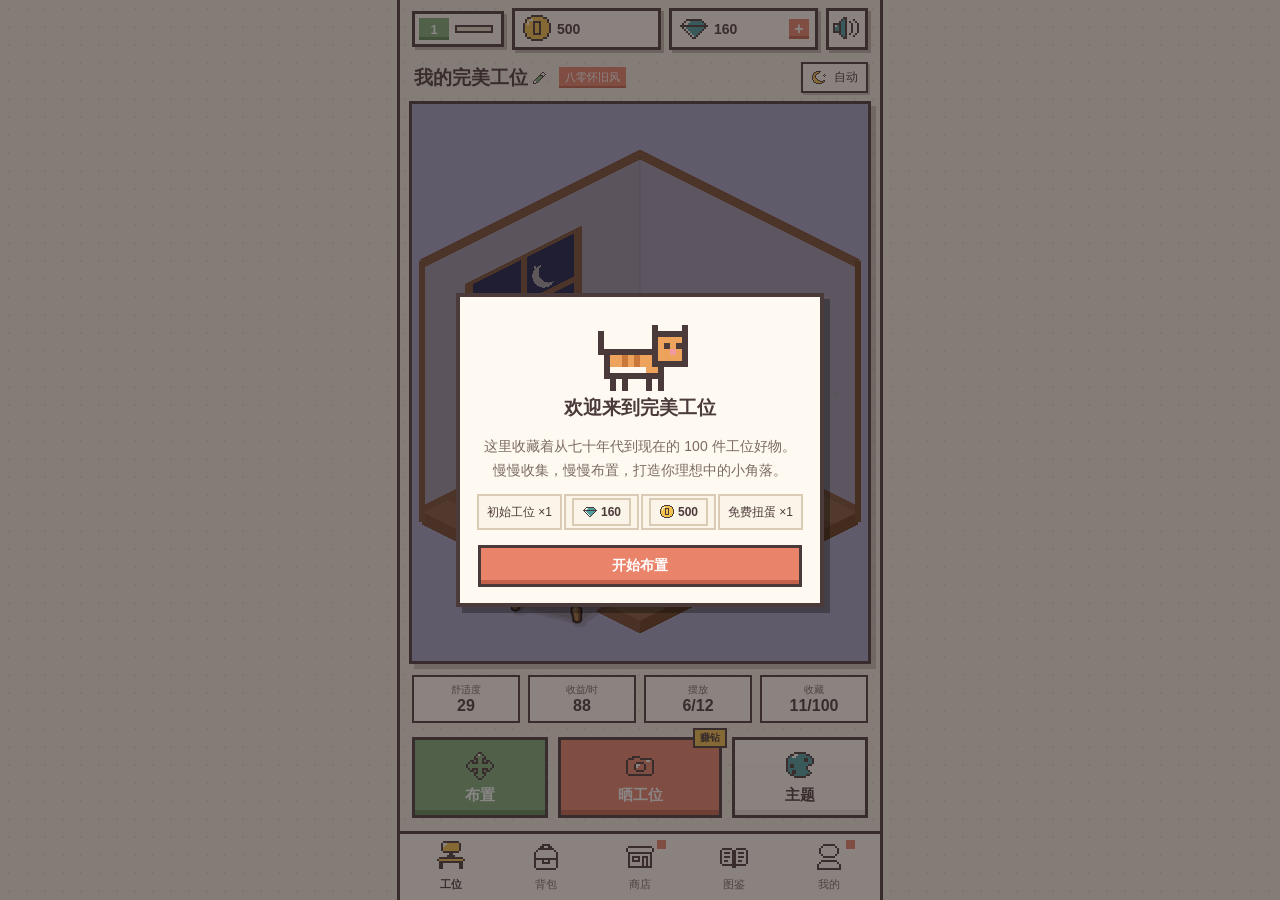
<file: perfect-workstation/index.html>
﻿<!doctype html>
<html lang="zh-CN">
<head>
  <meta charset="UTF-8" />
  <meta name="viewport" content="width=device-width, initial-scale=1, maximum-scale=1, user-scalable=no, viewport-fit=cover" />
  <meta name="theme-color" content="#f3ece1" />
  <title>完美工位 · 像素治愈放置</title>
  <link rel="icon" href="assets/items/081.png" />
  <link rel="stylesheet" href="css/style.css" />
</head>
<body>
  <div id="app" class="app">
    <header class="hud">
      <button class="lv-badge" id="lvBadge"><b id="lvNum">1</b><span class="xp"><i id="xpBar"></i></span></button>
      <div class="cur coin" id="coinBox"><i class="pi ico-coin" style="background-image:url(assets/icons/48/hud_coin.png)"></i><b id="coinNum">0</b></div>
      <div class="cur gem" id="gemBox"><i class="pi ico-gem" style="background-image:url(assets/icons/48/hud_gem.png)"></i><b id="gemNum">0</b><button class="plus" data-go="shop:gem">+</button></div>
      <button class="hud-btn" id="soundBtn" aria-label="音效"><i class="pi s-on" style="background-image:url(assets/icons/48/hud_sound_on.png)"></i><i class="pi s-off" style="background-image:url(assets/icons/48/hud_sound_off.png)"></i></button>
    </header>
    <main class="pages">
      <section class="page active" id="page-desk"></section>
      <section class="page" id="page-bag"></section>
      <section class="page" id="page-shop"></section>
      <section class="page" id="page-book"></section>
      <section class="page" id="page-me"></section>
    </main>
    <nav class="tabbar" id="tabbar">
      <button data-tab="desk" class="active"><i class="ti"><i class="pi off" style="background-image:url(assets/icons/48/nav_workstation_normal.png)"></i><i class="pi on" style="background-image:url(assets/icons/48/nav_workstation_selected.png)"></i></i><span>工位</span></button>
      <button data-tab="bag"><i class="ti"><i class="pi off" style="background-image:url(assets/icons/48/nav_bag_normal.png)"></i><i class="pi on" style="background-image:url(assets/icons/48/nav_bag_selected.png)"></i></i><span>背包</span></button>
      <button data-tab="shop"><i class="ti"><i class="pi off" style="background-image:url(assets/icons/48/nav_shop_normal.png)"></i><i class="pi on" style="background-image:url(assets/icons/48/nav_shop_selected.png)"></i></i><span>商店</span><em class="dot" id="dotShop"></em></button>
      <button data-tab="book"><i class="ti"><i class="pi off" style="background-image:url(assets/icons/48/nav_collection_normal.png)"></i><i class="pi on" style="background-image:url(assets/icons/48/nav_collection_selected.png)"></i></i><span>图鉴</span><em class="dot" id="dotBook"></em></button>
      <button data-tab="me"><i class="ti"><i class="pi off" style="background-image:url(assets/icons/48/nav_me_normal.png)"></i><i class="pi on" style="background-image:url(assets/icons/48/nav_me_selected.png)"></i></i><span>我的</span><em class="dot" id="dotMe"></em></button>
    </nav>
    <div class="sheet-mask" id="sheetMask" hidden></div>
    <div class="sheet" id="sheet" hidden></div>
    <div class="modal-mask" id="modalMask" hidden><div class="modal" id="modal"></div></div>
    <div class="toast-wrap" id="toastWrap"></div>
  </div>
  <script src="js/platform.js"></script>
  <script src="js/natural.js"></script>
  <script src="js/data.js"></script>
  <script src="js/app.js"></script>
</body>
</html>
</file>
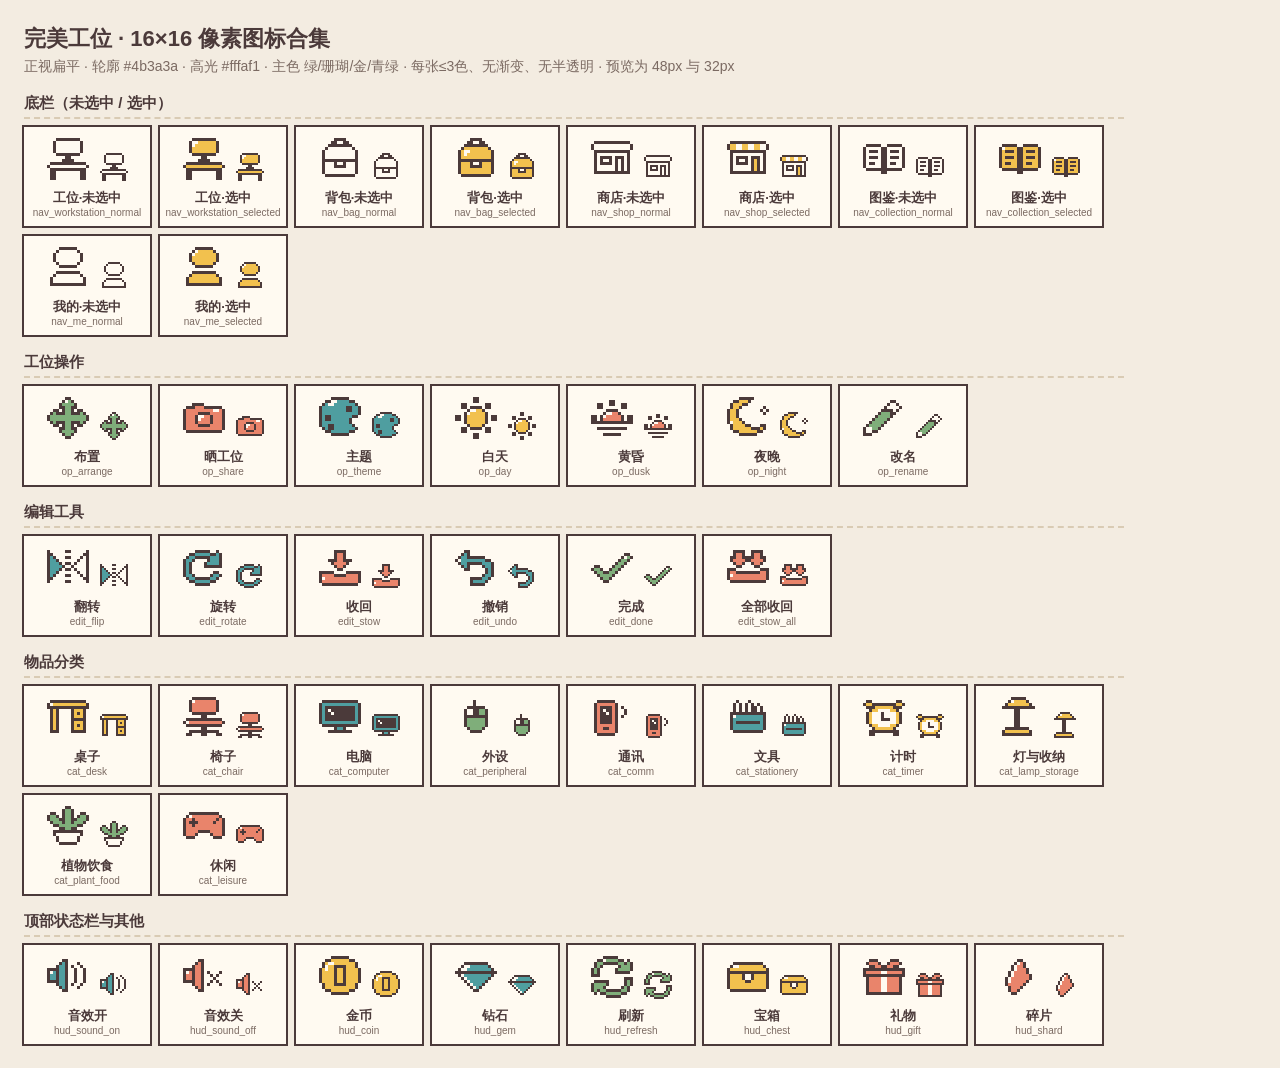
<file: perfect-workstation/assets/icons/preview.html>
<!doctype html><meta charset="utf-8"><title>图标预览</title><style>body{margin:0;padding:24px;background:#f3ece1;font:14px "Microsoft YaHei",sans-serif;color:#4b3a3a;width:1100px}h1{font-size:22px;margin:0 0 4px}p{margin:0 0 16px;color:#7b6a62}h2{font-size:15px;margin:18px 0 8px;border-bottom:2px dashed #d9cbb4;padding-bottom:4px}.g{display:flex;flex-wrap:wrap;gap:10px}.c{width:118px;background:#fffaf1;box-shadow:0 0 0 2px #4b3a3a;padding:8px 4px;text-align:center}.c img{image-rendering:pixelated;display:inline-block;margin:0 3px;vertical-align:bottom}.c b{display:block;margin-top:6px;font-size:13px}.c small{display:block;font-size:10px;color:#7b6a62;word-break:break-all}</style><h1>完美工位 · 16×16 像素图标合集</h1><p>正视扁平 · 轮廓 #4b3a3a · 高光 #fffaf1 · 主色 绿/珊瑚/金/青绿 · 每张≤3色、无渐变、无半透明 · 预览为 48px 与 32px</p><h2>底栏（未选中 / 选中）</h2><div class="g"><div class="c"><img src="48/nav_workstation_normal.png" width="48"><img src="32/nav_workstation_normal.png" width="32"><b>工位·未选中</b><small>nav_workstation_normal</small></div><div class="c"><img src="48/nav_workstation_selected.png" width="48"><img src="32/nav_workstation_selected.png" width="32"><b>工位·选中</b><small>nav_workstation_selected</small></div><div class="c"><img src="48/nav_bag_normal.png" width="48"><img src="32/nav_bag_normal.png" width="32"><b>背包·未选中</b><small>nav_bag_normal</small></div><div class="c"><img src="48/nav_bag_selected.png" width="48"><img src="32/nav_bag_selected.png" width="32"><b>背包·选中</b><small>nav_bag_selected</small></div><div class="c"><img src="48/nav_shop_normal.png" width="48"><img src="32/nav_shop_normal.png" width="32"><b>商店·未选中</b><small>nav_shop_normal</small></div><div class="c"><img src="48/nav_shop_selected.png" width="48"><img src="32/nav_shop_selected.png" width="32"><b>商店·选中</b><small>nav_shop_selected</small></div><div class="c"><img src="48/nav_collection_normal.png" width="48"><img src="32/nav_collection_normal.png" width="32"><b>图鉴·未选中</b><small>nav_collection_normal</small></div><div class="c"><img src="48/nav_collection_selected.png" width="48"><img src="32/nav_collection_selected.png" width="32"><b>图鉴·选中</b><small>nav_collection_selected</small></div><div class="c"><img src="48/nav_me_normal.png" width="48"><img src="32/nav_me_normal.png" width="32"><b>我的·未选中</b><small>nav_me_normal</small></div><div class="c"><img src="48/nav_me_selected.png" width="48"><img src="32/nav_me_selected.png" width="32"><b>我的·选中</b><small>nav_me_selected</small></div></div><h2>工位操作</h2><div class="g"><div class="c"><img src="48/op_arrange.png" width="48"><img src="32/op_arrange.png" width="32"><b>布置</b><small>op_arrange</small></div><div class="c"><img src="48/op_share.png" width="48"><img src="32/op_share.png" width="32"><b>晒工位</b><small>op_share</small></div><div class="c"><img src="48/op_theme.png" width="48"><img src="32/op_theme.png" width="32"><b>主题</b><small>op_theme</small></div><div class="c"><img src="48/op_day.png" width="48"><img src="32/op_day.png" width="32"><b>白天</b><small>op_day</small></div><div class="c"><img src="48/op_dusk.png" width="48"><img src="32/op_dusk.png" width="32"><b>黄昏</b><small>op_dusk</small></div><div class="c"><img src="48/op_night.png" width="48"><img src="32/op_night.png" width="32"><b>夜晚</b><small>op_night</small></div><div class="c"><img src="48/op_rename.png" width="48"><img src="32/op_rename.png" width="32"><b>改名</b><small>op_rename</small></div></div><h2>编辑工具</h2><div class="g"><div class="c"><img src="48/edit_flip.png" width="48"><img src="32/edit_flip.png" width="32"><b>翻转</b><small>edit_flip</small></div><div class="c"><img src="48/edit_rotate.png" width="48"><img src="32/edit_rotate.png" width="32"><b>旋转</b><small>edit_rotate</small></div><div class="c"><img src="48/edit_stow.png" width="48"><img src="32/edit_stow.png" width="32"><b>收回</b><small>edit_stow</small></div><div class="c"><img src="48/edit_undo.png" width="48"><img src="32/edit_undo.png" width="32"><b>撤销</b><small>edit_undo</small></div><div class="c"><img src="48/edit_done.png" width="48"><img src="32/edit_done.png" width="32"><b>完成</b><small>edit_done</small></div><div class="c"><img src="48/edit_stow_all.png" width="48"><img src="32/edit_stow_all.png" width="32"><b>全部收回</b><small>edit_stow_all</small></div></div><h2>物品分类</h2><div class="g"><div class="c"><img src="48/cat_desk.png" width="48"><img src="32/cat_desk.png" width="32"><b>桌子</b><small>cat_desk</small></div><div class="c"><img src="48/cat_chair.png" width="48"><img src="32/cat_chair.png" width="32"><b>椅子</b><small>cat_chair</small></div><div class="c"><img src="48/cat_computer.png" width="48"><img src="32/cat_computer.png" width="32"><b>电脑</b><small>cat_computer</small></div><div class="c"><img src="48/cat_peripheral.png" width="48"><img src="32/cat_peripheral.png" width="32"><b>外设</b><small>cat_peripheral</small></div><div class="c"><img src="48/cat_comm.png" width="48"><img src="32/cat_comm.png" width="32"><b>通讯</b><small>cat_comm</small></div><div class="c"><img src="48/cat_stationery.png" width="48"><img src="32/cat_stationery.png" width="32"><b>文具</b><small>cat_stationery</small></div><div class="c"><img src="48/cat_timer.png" width="48"><img src="32/cat_timer.png" width="32"><b>计时</b><small>cat_timer</small></div><div class="c"><img src="48/cat_lamp_storage.png" width="48"><img src="32/cat_lamp_storage.png" width="32"><b>灯与收纳</b><small>cat_lamp_storage</small></div><div class="c"><img src="48/cat_plant_food.png" width="48"><img src="32/cat_plant_food.png" width="32"><b>植物饮食</b><small>cat_plant_food</small></div><div class="c"><img src="48/cat_leisure.png" width="48"><img src="32/cat_leisure.png" width="32"><b>休闲</b><small>cat_leisure</small></div></div><h2>顶部状态栏与其他</h2><div class="g"><div class="c"><img src="48/hud_sound_on.png" width="48"><img src="32/hud_sound_on.png" width="32"><b>音效开</b><small>hud_sound_on</small></div><div class="c"><img src="48/hud_sound_off.png" width="48"><img src="32/hud_sound_off.png" width="32"><b>音效关</b><small>hud_sound_off</small></div><div class="c"><img src="48/hud_coin.png" width="48"><img src="32/hud_coin.png" width="32"><b>金币</b><small>hud_coin</small></div><div class="c"><img src="48/hud_gem.png" width="48"><img src="32/hud_gem.png" width="32"><b>钻石</b><small>hud_gem</small></div><div class="c"><img src="48/hud_refresh.png" width="48"><img src="32/hud_refresh.png" width="32"><b>刷新</b><small>hud_refresh</small></div><div class="c"><img src="48/hud_chest.png" width="48"><img src="32/hud_chest.png" width="32"><b>宝箱</b><small>hud_chest</small></div><div class="c"><img src="48/hud_gift.png" width="48"><img src="32/hud_gift.png" width="32"><b>礼物</b><small>hud_gift</small></div><div class="c"><img src="48/hud_shard.png" width="48"><img src="32/hud_shard.png" width="32"><b>碎片</b><small>hud_shard</small></div></div>
</file>
<file: perfect-workstation/css/style.css>
:root {
  --bg: #f3ece1; --ink: #4b3a3a; --ink2: #7b6a62; --paper: #fffaf1;
  --green: #7fae7a; --green-d: #5b8a59; --coral: #e9846b; --coral-d: #c4614c; --gold: #f2c14e; --teal: #4f9ea0; --purple: #9a6fc0; --orange: #e0954a;
  --safe-b: env(safe-area-inset-bottom, 0px); --safe-t: env(safe-area-inset-top, 0px);
  --font: "PingFang SC", "Hiragino Sans GB", "Microsoft YaHei", "Noto Sans SC", sans-serif;
}
* { box-sizing: border-box; -webkit-tap-highlight-color: transparent; }
html, body { margin: 0; height: 100%; background: var(--bg); color: var(--ink); font-family: var(--font); overscroll-behavior: none; }
body { background-image: radial-gradient(rgba(75,58,58,.08) 1.5px, transparent 1.6px); background-size: 18px 18px; }
button { font: inherit; color: inherit; border: 0; background: none; cursor: pointer; padding: 0; }
button:disabled { cursor: default; }
img { -webkit-user-drag: none; user-select: none; }
b { font-weight: 800; }
.app { max-width: 480px; margin: 0 auto; height: 100%; display: flex; flex-direction: column; position: relative; overflow: hidden; }

/* HUD */
.hud { display: flex; align-items: center; gap: 8px; padding: calc(8px + var(--safe-t)) 12px 8px; z-index: 30; }
.lv-badge, .cur, .hud-btn { background: var(--paper); margin: 3px; box-shadow: 0 0 0 3px var(--ink), 3px 3px 0 3px rgba(75,58,58,.3); }
.lv-badge { display: flex; align-items: center; gap: 6px; padding: 4px 8px 4px 4px; }
.lv-badge b { background: var(--green); color: #fff; font-size: 13px; min-width: 30px; height: 22px; display: grid; place-items: center; box-shadow: inset 0 -3px 0 var(--green-d); }
.xp { width: 38px; height: 8px; background: #e7dccb; box-shadow: inset 0 0 0 2px var(--ink); display: block; position: relative; }
.xp i { position: absolute; left: 2px; top: 2px; bottom: 2px; background: var(--gold); max-width: calc(100% - 4px); }
.cur { flex: 1; display: flex; align-items: center; gap: 4px; height: 36px; padding: 0 6px; min-width: 0; }
.cur b { flex: 1; font-size: 14px; font-variant-numeric: tabular-nums; }
.cur .plus { width: 20px; height: 20px; background: var(--coral); color: #fff; font-weight: 900; line-height: 1; box-shadow: inset 0 -3px 0 var(--coral-d); }
.hud-btn { width: 36px; height: 36px; font-weight: 900; }
.hud-btn { display: grid; place-items: center; }
.hud-btn .s-off, .hud-btn.off .s-on { display: none; }
.hud-btn.off .s-off { display: block; }

/* 像素货币图标 */
/* 像素图标：16×16 源图，只按 16/32/48 整数倍显示 */
.pi { display: inline-block; width: 16px; height: 16px; flex: none; background: center / 100% 100% no-repeat; image-rendering: pixelated; vertical-align: -3px; }
.pi.big { width: 32px; height: 32px; }
.cur .pi, .hud-btn .pi { width: 32px; height: 32px; }
.chip .pi, .chip-btn .pi, .sel-bar .pi, .tray-h .pi, .ws-name .pi, .pack-h .pi { margin-right: 3px; }
.tag-coin, .tag-gem, .tag-shard, .tag-item { display: inline-flex; align-items: center; gap: 3px; font-weight: 800; white-space: nowrap; }
.tag-item { background: #efe3f6; color: var(--purple); padding: 0 5px; }

/* 页面 */
.pages { flex: 1; overflow-y: auto; overflow-x: hidden; -webkit-overflow-scrolling: touch; padding: 0 12px 20px; }
.page { display: none; animation: pageIn .25s steps(4); }
.page.active { display: block; }
@keyframes pageIn { from { opacity: 0; transform: translateY(8px); } }
.page-h { padding: 6px 2px 10px; }
.page-h h2 { margin: 0; font-size: 22px; letter-spacing: 2px; }
.page-h p { margin: 4px 0 0; color: var(--ink2); font-size: 13px; }
.muted { color: var(--ink2); }
.small { font-size: 12px; }
.center { text-align: center; }
.pad { padding: 20px 6px; grid-column: 1 / -1; text-align: center; }

/* 底部导航（CSS 像素图标） */
.tabbar { display: flex; background: var(--paper); box-shadow: 0 -3px 0 var(--ink); padding: 6px 4px calc(6px + var(--safe-b)); z-index: 30; }
.tabbar button { flex: 1; display: flex; flex-direction: column; align-items: center; gap: 3px; font-size: 11px; color: var(--ink2); position: relative; padding: 2px 0; }
.tabbar button.active { color: var(--ink); font-weight: 800; }
.ti { width: 32px; height: 32px; display: block; transition: transform .15s steps(2); }
.ti .pi { width: 32px; height: 32px; display: block; }
.ti .on, .tabbar button.active .ti .off { display: none; }
.tabbar button.active .ti .on { display: block; }
.tabbar button.active .ti { transform: translateY(-3px); }
.dot { position: absolute; top: 0; right: 22%; width: 9px; height: 9px; background: var(--coral); box-shadow: 0 0 0 2px var(--paper); display: none; }
.dot.on { display: block; }
.seg .dot { position: static; display: inline-block; margin-left: 3px; vertical-align: 6px; width: 6px; height: 6px; }

/* 工位页 */
.desk-head { display: flex; align-items: center; gap: 8px; padding: 6px 2px 10px; }
.ws-name { display: flex; align-items: center; gap: 4px; min-width: 0; }
.ws-name b { font-size: 19px; white-space: nowrap; overflow: hidden; text-overflow: ellipsis; max-width: 150px; }
.ws-name small { color: var(--ink2); }
.style-tag { font-size: 11px; background: var(--coral); color: #fff; padding: 3px 6px; white-space: nowrap; box-shadow: inset 0 -2px 0 var(--coral-d); }
.chip-btn { margin-left: auto; white-space: nowrap; font-size: 12px; background: var(--paper); padding: 5px 8px; box-shadow: 0 0 0 2px var(--ink), 2px 2px 0 2px rgba(75,58,58,.25); display: inline-flex; gap: 4px; align-items: center; }
.stage-wrap { position: relative; width: 100%; background: var(--paper); box-shadow: 0 0 0 3px var(--ink), 5px 5px 0 3px rgba(75,58,58,.25); overflow: hidden; touch-action: manipulation; margin: 3px 0 14px; }
.stage-wrap.editing { box-shadow: 0 0 0 3px var(--green-d), 5px 5px 0 3px rgba(91,138,89,.35); background-image: linear-gradient(rgba(91,138,89,.12) 1px, transparent 1px), linear-gradient(90deg, rgba(91,138,89,.12) 1px, transparent 1px); background-size: 12px 12px; }
.stage { position: absolute; left: 0; top: 0; width: 360px; height: 440px; transform-origin: 0 0; }
.stage .room { position: absolute; inset: 0; width: 100%; height: 100%; }
.items { position: absolute; inset: 0; }
.it { position: absolute; user-select: none; -webkit-user-select: none; touch-action: none; cursor: pointer; filter: drop-shadow(2px 3px 0 rgba(75,58,58,.18)); }
.editing .it { cursor: grab; }
.it.sel { filter: drop-shadow(2px 0 0 #fff) drop-shadow(-2px 0 0 #fff) drop-shadow(0 2px 0 #fff) drop-shadow(0 -2px 0 #fff) drop-shadow(2px 0 0 var(--green-d)) drop-shadow(-2px 0 0 var(--green-d)); }
.it.drag { cursor: grabbing; opacity: .92; }
.it { transform-origin: 50% 50%; }
.rot-arm { position: absolute; width: 2px; margin-left: -1px; background: var(--green-d); transform-origin: 50% 100%; z-index: 9000; pointer-events: none; }
.rot-arm b { position: absolute; left: 50%; top: -14px; width: 28px; height: 28px; margin-left: -14px; background: var(--paper) url(../assets/icons/48/edit_rotate.png) center / 16px 16px no-repeat; image-rendering: pixelated; box-shadow: 0 0 0 2px var(--green-d); pointer-events: auto; cursor: grab; touch-action: none; }
.rotating .rot-arm b { cursor: grabbing; background-color: #e3efe0; }
.it.boing { animation: boing .45s steps(6); }
@keyframes boing { 0%, 100% { translate: 0 0; } 30% { translate: 0 -6px; scale: 1.04 .96; } 60% { translate: 0 1px; scale: .98 1.02; } }
.tint { position: absolute; inset: 0; pointer-events: none; z-index: 5000; mix-blend-mode: multiply; transition: background .6s; }
.tint.dusk { background: rgba(255,170,120,.28); }
.tint.night { background: rgba(70,74,150,.5); }
.glows { position: absolute; inset: 0; pointer-events: none; z-index: 5001; mix-blend-mode: screen; }
.glow { position: absolute; width: 170px; height: 170px; margin: -85px 0 0 -85px; background: radial-gradient(circle, rgba(255,214,140,.8), rgba(255,214,140,0) 65%); animation: flicker 3s infinite steps(3); }
@keyframes flicker { 50% { opacity: .85; } }
.cat { position: absolute; width: 40px; height: 30px; margin: -30px 0 0 -20px; z-index: 1500; transition: left 3s linear, top 3s linear; cursor: pointer; transform: scaleX(calc(var(--d, -1) * -1)); }
.cat svg { width: 100%; height: 100%; display: block; }
.cat .lb { display: none; }
.cat.walk .la { animation: legA .3s steps(1) infinite; }
.cat.walk .lb { display: block; animation: legB .3s steps(1) infinite; }
@keyframes legA { 50% { opacity: 0; } }
@keyframes legB { 0% { opacity: 0; } 50% { opacity: 1; } }
.editing .cat { opacity: .35; pointer-events: none; }
.fx { position: absolute; inset: 0; pointer-events: none; z-index: 6000; }
.pop { position: absolute; transform: translate(-50%, -100%); font-weight: 900; font-size: 15px; color: #fff; text-shadow: 2px 0 var(--ink), -2px 0 var(--ink), 0 2px var(--ink), 0 -2px var(--ink); animation: popUp 1.1s steps(8) forwards; white-space: nowrap; }
.pop.heart { color: #f37d8e; font-size: 20px; }
.pop.note { color: #8fd1e6; font-size: 22px; }
.pop.coin { color: var(--gold); }
@keyframes popUp { to { transform: translate(-50%, -190%); opacity: 0; } }
.income { position: absolute; top: 10px; right: 10px; z-index: 10; background: var(--gold); padding: 4px 8px; display: flex; align-items: center; gap: 4px; font-size: 14px; box-shadow: 0 0 0 3px var(--ink), 3px 3px 0 3px rgba(75,58,58,.3), inset 0 -3px 0 #d79d2e; animation: bob 1.4s steps(2) infinite; }
.income small { font-size: 10px; }
@keyframes bob { 50% { transform: translateY(-3px); } }
.edit-badge { position: absolute; left: 8px; top: 8px; z-index: 10; background: var(--green); color: #fff; font-size: 11px; padding: 3px 7px; box-shadow: inset 0 -2px 0 var(--green-d); }
.sel-bar { position: absolute; left: 6px; right: 6px; bottom: 6px; z-index: 10; background: var(--paper); display: flex; flex-direction: column; gap: 6px; padding: 5px; box-shadow: 0 0 0 3px var(--ink); font-size: 12px; }
.sb-row { display: flex; align-items: center; gap: 4px; }
.rot-row { padding: 0 2px 0 4px; gap: 8px; }
.rot-row #rotVal { min-width: 46px; justify-content: center; font-variant-numeric: tabular-nums; }
.px-range { flex: 1; min-width: 0; height: 22px; -webkit-appearance: none; appearance: none; background: transparent; cursor: pointer; touch-action: none; }
.px-range::-webkit-slider-runnable-track { height: 8px; background: #eadfcd; box-shadow: inset 0 0 0 2px var(--ink); }
.px-range::-moz-range-track { height: 8px; background: #eadfcd; box-shadow: inset 0 0 0 2px var(--ink); }
.px-range::-webkit-slider-thumb { -webkit-appearance: none; width: 14px; height: 20px; margin-top: -6px; background: var(--teal); box-shadow: inset 0 0 0 2px var(--ink), inset 0 -5px 0 #3b7d7f; border: 0; }
.px-range::-moz-range-thumb { width: 14px; height: 20px; border: 0; border-radius: 0; background: var(--teal); box-shadow: inset 0 0 0 2px var(--ink); }
.sel-bar b { flex: 1; min-width: 0; white-space: nowrap; overflow: hidden; text-overflow: ellipsis; padding-left: 4px; }
.sel-bar button { display: inline-flex; align-items: center; padding: 5px 6px; background: #efe5d4; box-shadow: inset 0 -2px 0 #d6c7ae; white-space: nowrap; }
.sel-bar .red { background: var(--coral); color: #fff; box-shadow: inset 0 -2px 0 var(--coral-d); }
.stat-row { display: grid; grid-template-columns: repeat(4, 1fr); gap: 8px; margin-bottom: 14px; }
.stat { background: var(--paper); text-align: center; padding: 6px 2px; box-shadow: 0 0 0 2px var(--ink); margin: 2px; }
.stat small { display: block; font-size: 10px; color: var(--ink2); }
.stat b { font-size: 16px; font-variant-numeric: tabular-nums; }
.act-row { display: grid; grid-template-columns: 1fr 1.2fr 1fr; gap: 10px; margin-bottom: 16px; }
.big-btn { position: relative; background: var(--paper); padding: 10px 4px; font-weight: 800; font-size: 15px; display: flex; flex-direction: column; align-items: center; gap: 2px; box-shadow: 0 0 0 3px var(--ink), inset 0 -5px 0 rgba(75,58,58,.12); margin: 3px; }
.big-btn .pi { margin-bottom: 2px; }
.big-btn:active, .btn:active:not(:disabled) { transform: translateY(2px); }
.big-btn.green { background: var(--green); color: #fff; box-shadow: 0 0 0 3px var(--ink), inset 0 -5px 0 var(--green-d); }
.big-btn.coral { background: var(--coral); color: #fff; box-shadow: 0 0 0 3px var(--ink), inset 0 -5px 0 var(--coral-d); }
.big-btn em { position: absolute; top: -10px; right: -6px; background: var(--gold); color: var(--ink); font-size: 10px; font-style: normal; padding: 1px 5px; box-shadow: 0 0 0 2px var(--ink); animation: bob 1s steps(2) infinite; }
.pulse { animation: pulse 1s steps(2) infinite; }
@keyframes pulse { 50% { outline: 4px solid var(--gold); outline-offset: 3px; } }
.guide { display: flex; align-items: center; gap: 8px; background: #fff3d2; padding: 8px 10px; margin: 0 3px 14px; box-shadow: 0 0 0 3px var(--ink); font-size: 13px; }
.guide p { flex: 1; margin: 0; }
.guide button { font-size: 11px; color: var(--ink2); }
.g-cat { width: 36px; height: 27px; flex: none; animation: bob 1s steps(2) infinite; }
.g-cat svg { width: 100%; height: 100%; }
.panel { background: var(--paper); padding: 10px 12px; margin: 3px 3px 16px; box-shadow: 0 0 0 3px var(--ink), 4px 4px 0 3px rgba(75,58,58,.2); }
.panel-h { display: flex; align-items: center; justify-content: space-between; margin-bottom: 8px; }
.panel-h b { font-size: 15px; }
.panel-h small, .link { color: var(--ink2); font-size: 12px; }
.set-mini { display: grid; grid-template-columns: 7.5em 1fr auto; gap: 8px; align-items: center; font-size: 12px; margin: 6px 0; }
.bar { height: 10px; background: #eadfcd; box-shadow: inset 0 0 0 2px var(--ink); position: relative; }
.bar i { position: absolute; left: 2px; top: 2px; bottom: 2px; background: var(--green); max-width: calc(100% - 4px); transition: width .4s steps(6); }
.bar.big { height: 14px; margin-top: 8px; }
.bar.big i { background: repeating-linear-gradient(90deg, var(--green) 0 4px, #8fbf8a 4px 8px); }

/* 编辑托盘 */
.tray { background: var(--paper); margin: 3px; box-shadow: 0 0 0 3px var(--ink); padding: 8px; }
.tray-h { display: flex; gap: 8px; margin-bottom: 8px; }
.tray-h button { display: inline-flex; align-items: center; padding: 6px 10px; background: #efe5d4; font-size: 13px; box-shadow: inset 0 -3px 0 #d6c7ae; }
.tray-h button:disabled { opacity: .4; }
.tray-h .done { margin-left: auto; background: var(--green); color: #fff; font-weight: 800; box-shadow: 0 0 0 2px var(--ink), inset 0 -3px 0 var(--green-d); }
.tray-tip { margin: 0 0 8px; font-size: 12px; background: #fff3d2; padding: 6px 8px; }
.tray-list { display: grid; grid-template-columns: repeat(4, 1fr); gap: 8px; max-height: 230px; overflow-y: auto; padding: 3px; }
.tray-it { background: #fbf4e8; padding: 4px 2px; display: flex; flex-direction: column; align-items: center; box-shadow: 0 0 0 2px #d9cbb4; border-bottom: 4px solid var(--rc, #b9b09d); }
.tray-it img { width: 52px; height: 48px; object-fit: contain; }
.tray-it small { font-size: 10px; line-height: 1.2; height: 2.4em; overflow: hidden; text-align: center; }
.tray-it:active { transform: scale(.94); }
.chips { display: flex; gap: 6px; overflow-x: auto; padding: 4px 3px 10px; scrollbar-width: none; }
.chips::-webkit-scrollbar { display: none; }
.chips.sticky { position: sticky; top: 0; background: var(--bg); z-index: 5; }
.chip { display: inline-flex; align-items: center; white-space: nowrap; font-size: 12px; padding: 5px 10px; background: var(--paper); box-shadow: 0 0 0 2px #d9cbb4; }
.chip.on { background: var(--ink); color: #fff; box-shadow: 0 0 0 2px var(--ink); }

/* 稀有度 */
.r-N { --rc: #9aa58f; } .r-R { --rc: #4f9ea0; } .r-SR { --rc: #9a6fc0; } .r-SSR { --rc: #e0954a; }
.c-ssr { color: var(--orange); font-weight: 800; } .c-r { color: var(--teal); font-weight: 800; }

/* 卡片网格 */
.grid { display: grid; grid-template-columns: repeat(3, 1fr); gap: 10px; padding: 3px; }
.grid.two { grid-template-columns: repeat(2, 1fr); gap: 14px; }
.card { position: relative; background: var(--paper); padding: 18px 4px 8px; display: flex; flex-direction: column; align-items: center; text-align: center; box-shadow: 0 0 0 3px var(--ink), inset 0 -5px 0 var(--rc); min-width: 0; cursor: pointer; }
.card img { width: 76px; height: 70px; object-fit: contain; }
.card b { font-size: 12px; line-height: 1.25; margin-top: 4px; min-height: 2.5em; display: flex; align-items: center; }
.card small { font-size: 10px; color: var(--ink2); margin-bottom: 2px; }
.card .rar { position: absolute; left: 0; top: 0; font-size: 9px; color: #fff; background: var(--rc); padding: 1px 5px; }
.card.r-SSR { background: linear-gradient(160deg, #fff1d6, var(--paper) 50%); }
.card.r-SR { background: linear-gradient(160deg, #f1e7fa, var(--paper) 50%); }
.card.locked img { filter: brightness(0) opacity(.22); }
.card.locked b { color: var(--ink2); }
.ribbon { position: absolute; right: 0; top: 0; background: var(--green); color: #fff; font-size: 9px; font-style: normal; padding: 1px 5px; }

/* 商店 */
.seg { display: flex; background: var(--paper); margin: 3px 3px 12px; box-shadow: 0 0 0 3px var(--ink); padding: 3px; gap: 3px; }
.seg button { flex: 1; font-size: 13px; padding: 7px 0; color: var(--ink2); white-space: nowrap; }
.seg button.on { background: var(--ink); color: #fff; font-weight: 800; }
.shop-top { display: flex; align-items: center; justify-content: space-between; margin: 0 3px 12px; font-size: 12px; gap: 8px; }
.shop-top p { margin: 0; color: var(--ink2); }
.shop-top .chip-btn { margin-left: 0; }
.cd { color: var(--coral-d); }
.shop-card { padding-bottom: 6px; }
.shop-card .buy { margin-top: 4px; width: 92%; background: var(--gold); padding: 5px 0; font-size: 12px; box-shadow: 0 0 0 2px var(--ink), inset 0 -3px 0 #d79d2e; display: flex; justify-content: center; align-items: center; gap: 4px; }
.shop-card .buy s { color: var(--ink2); font-size: 10px; }
.shop-card.sold { opacity: .55; }
.shop-card.sold .buy { background: #ddd3c3; box-shadow: 0 0 0 2px var(--ink2); }
.deal { position: absolute; right: -4px; top: -8px; background: var(--coral); color: #fff; font-size: 10px; font-style: normal; padding: 2px 5px; box-shadow: 0 0 0 2px var(--ink); z-index: 2; animation: bob 1s steps(2) infinite; }

.btn { background: var(--paper); padding: 9px 14px; font-weight: 800; font-size: 14px; box-shadow: 0 0 0 3px var(--ink), inset 0 -4px 0 rgba(75,58,58,.15); margin: 3px; display: inline-flex; align-items: center; justify-content: center; gap: 4px; position: relative; white-space: nowrap; }
.btn.green { background: var(--green); color: #fff; box-shadow: 0 0 0 3px var(--ink), inset 0 -4px 0 var(--green-d); }
.btn.coral { background: var(--coral); color: #fff; box-shadow: 0 0 0 3px var(--ink), inset 0 -4px 0 var(--coral-d); }
.btn.red { background: #d96b62; color: #fff; }
.btn.sm { padding: 5px 9px; font-size: 12px; box-shadow: 0 0 0 2px var(--ink), inset 0 -3px 0 rgba(75,58,58,.15); }
.btn.sm.coral { box-shadow: 0 0 0 2px var(--ink), inset 0 -3px 0 var(--coral-d); }
.btn.sm.green { box-shadow: 0 0 0 2px var(--ink), inset 0 -3px 0 var(--green-d); }
.btn:disabled { opacity: .5; filter: grayscale(.6); }
.btn.wide { width: calc(100% - 6px); margin-top: 10px; }
.btn em { position: absolute; top: -10px; right: -8px; background: var(--gold); color: var(--ink); font-size: 10px; font-style: normal; padding: 1px 4px; box-shadow: 0 0 0 2px var(--ink); }

/* 扭蛋机 */
.gacha { text-align: center; padding-bottom: 10px; }
.machine { width: 220px; margin: 6px auto 14px; position: relative; }
.dome { height: 150px; background: rgba(205,236,240,.8); box-shadow: 0 0 0 4px var(--ink), inset 10px 10px 0 rgba(255,255,255,.6); border-radius: 90px 90px 0 0; position: relative; overflow: hidden; }
.cap { position: absolute; width: 26px; height: 26px; border-radius: 50%; box-shadow: 0 0 0 2px var(--ink); background: linear-gradient(var(--c) 50%, #fffaf1 50%); }
.cap.c0 { --c: var(--coral); } .cap.c1 { --c: var(--green); } .cap.c2 { --c: var(--gold); } .cap.c3 { --c: #8fc2e6; } .cap.c4 { --c: var(--purple); }
.m-body { height: 120px; background: var(--coral); box-shadow: 0 0 0 4px var(--ink), inset 0 -8px 0 var(--coral-d), inset 8px 0 0 rgba(255,255,255,.2); margin-top: 4px; position: relative; }
.m-label { position: absolute; top: 10px; left: 0; right: 0; color: #fff; font-weight: 900; letter-spacing: 4px; font-size: 14px; }
.knob { position: absolute; left: 30px; top: 44px; width: 48px; height: 48px; background: var(--gold); border-radius: 50%; box-shadow: 0 0 0 3px var(--ink), inset -4px -4px 0 #d79d2e; }
.knob i { position: absolute; left: 20px; top: 4px; width: 8px; height: 40px; background: var(--ink); }
.knob.turn { animation: turn .9s steps(8); }
@keyframes turn { to { transform: rotate(360deg); } }
.slot { position: absolute; right: 30px; top: 50px; width: 56px; height: 40px; background: var(--ink); box-shadow: inset 0 6px 0 #2e2323; }
.machine.shake .dome { animation: shake .15s steps(2) 6; }
@keyframes shake { 50% { transform: translateX(-4px) rotate(-1deg); } }
.pity { font-size: 13px; margin: 0 0 12px; }
.g-btns { display: flex; justify-content: center; gap: 12px; flex-wrap: wrap; margin-bottom: 14px; }
.rates { display: flex; justify-content: center; gap: 6px; flex-wrap: wrap; font-size: 11px; margin-bottom: 8px; }
.rates span { background: var(--paper); padding: 2px 6px; box-shadow: inset 0 -3px 0 var(--rc); }

/* 礼包 / 套装 / 年代 */
.pack, .set-card { background: var(--paper); margin: 3px 3px 14px; padding: 10px; box-shadow: 0 0 0 3px var(--ink), 4px 4px 0 3px rgba(75,58,58,.2); }
.pack.sold { opacity: .6; }
.pack-h { display: flex; align-items: baseline; gap: 8px; margin-bottom: 8px; flex-wrap: wrap; }
.pack-h small { color: var(--ink2); font-size: 11px; }
.era-b { background: var(--teal); color: #fff; font-size: 10px; padding: 1px 6px; }
.pack-items { display: flex; gap: 6px; flex-wrap: wrap; }
.pack-items span { position: relative; width: 52px; height: 52px; background: #fbf4e8; box-shadow: 0 0 0 2px #d9cbb4, inset 0 -4px 0 var(--rc); display: grid; place-items: center; cursor: pointer; }
.pack-items img { width: 42px; height: 40px; object-fit: contain; }
.pack-items span.locked img { filter: brightness(0) opacity(.2); }
.pack-items span > i { position: absolute; right: -4px; top: -4px; background: var(--green); color: #fff; font-size: 10px; font-style: normal; width: 16px; height: 16px; display: grid; place-items: center; }
.pack-f { display: flex; align-items: center; gap: 8px; margin-top: 8px; }
.pack-f small { flex: 1; color: var(--ink2); font-size: 11px; }
.set-card.done { background: linear-gradient(160deg, #eaf5e6, var(--paper) 60%); }
.era-row { width: calc(100% - 6px); display: grid; grid-template-columns: 6em 1fr 3em; gap: 10px; align-items: center; background: var(--paper); margin: 3px 3px 10px; padding: 10px; box-shadow: 0 0 0 3px var(--ink); text-align: left; font-size: 13px; }

/* 主题 */
.theme-card { background: var(--paper); padding: 6px 6px 8px; box-shadow: 0 0 0 3px var(--ink); text-align: center; display: flex; flex-direction: column; align-items: center; gap: 4px; }
.t-group { margin: 6px 3px 8px; font-size: 14px; display: flex; align-items: center; gap: 6px; }
.t-group::after { content: ''; flex: 1; border-top: 2px dashed #d9cbb4; }
.grid.two + .t-group { margin-top: 18px; }
.theme-card.using { box-shadow: 0 0 0 3px var(--green-d), 0 0 0 6px var(--green); }
.t-prev { width: 100%; aspect-ratio: 360 / 440; }
.t-prev svg { width: 100%; height: 100%; display: block; }

/* 赚钻 */
.earn-card { display: flex; align-items: center; gap: 10px; background: var(--paper); margin: 3px 3px 12px; padding: 10px 12px; box-shadow: 0 0 0 3px var(--ink); }
.earn-card > div { flex: 1; min-width: 0; }
.earn-card p { margin: 3px 0 0; font-size: 12px; color: var(--ink2); display: flex; flex-wrap: wrap; gap: 3px; align-items: center; }
.earn-card.hl { background: linear-gradient(120deg, #ffe6da, #fff6dd); box-shadow: 0 0 0 3px var(--ink), 4px 4px 0 3px rgba(233,132,107,.4); }

/* 我的 */
.profile { display: flex; gap: 12px; align-items: center; background: var(--paper); padding: 12px; margin: 3px 3px 14px; box-shadow: 0 0 0 3px var(--ink), 4px 4px 0 3px rgba(75,58,58,.2); }
.avatar { width: 64px; height: 64px; flex: none; background: #fff0d6; box-shadow: 0 0 0 3px var(--ink); display: grid; place-items: center; }
.avatar svg { width: 48px; height: 36px; }
.p-info { flex: 1; min-width: 0; display: flex; flex-direction: column; gap: 4px; }
.p-info b { font-size: 17px; }
.p-info small { font-size: 11px; color: var(--ink2); }
.p-stats { display: grid; grid-template-columns: repeat(4, 1fr); gap: 8px; margin: 0 3px 16px; }
.p-stats div { background: var(--paper); text-align: center; padding: 8px 0; box-shadow: 0 0 0 2px var(--ink); }
.p-stats b { display: block; font-size: 18px; }
.p-stats small { font-size: 11px; color: var(--ink2); }
.sign { display: grid; grid-template-columns: repeat(4, 1fr); gap: 8px; }
.s-day { position: relative; background: #fbf4e8; padding: 6px 2px; text-align: center; font-size: 11px; display: flex; flex-direction: column; align-items: center; gap: 4px; box-shadow: 0 0 0 2px #d9cbb4; }
.s-day small { color: var(--ink2); }
.s-day.big { grid-column: span 2; background: #fff0d6; }
.s-day.cur { box-shadow: 0 0 0 3px var(--coral); animation: bob 1s steps(2) infinite; }
.s-day.got { opacity: .55; }
.s-day > i { position: absolute; inset: 0; display: grid; place-items: center; font-style: normal; font-size: 26px; color: var(--green-d); font-weight: 900; }
.chests { position: relative; height: 48px; margin: 4px 16px 14px 4px; }
.chests .bar { position: absolute; left: 0; right: 0; top: 18px; }
.chest { position: absolute; top: 0; transform: translateX(-50%); display: flex; flex-direction: column; align-items: center; }
.chest small { font-size: 10px; color: var(--ink2); }
.chest.ready .pi { animation: shake .3s steps(2) infinite; }
.chest.got .pi { filter: grayscale(1); opacity: .5; }
.task { display: flex; align-items: center; gap: 8px; padding: 8px 0; border-top: 2px dashed #e3d6c2; }
.panel-h + .task, .chests + .task { border-top: 0; }
.task > div { flex: 1; min-width: 0; }
.task b { font-size: 13px; display: block; }
.task small { font-size: 11px; color: var(--ink2); display: flex; gap: 4px; align-items: center; flex-wrap: wrap; margin-top: 2px; }
.task.claimed { opacity: .5; }
.ok { color: var(--green-d); font-weight: 900; font-size: 18px; padding: 0 8px; }
.set-row { display: flex; align-items: center; justify-content: space-between; padding: 8px 0; border-top: 2px dashed #e3d6c2; font-size: 14px; }
.switch { width: 46px; height: 24px; background: #d8ccb8; box-shadow: 0 0 0 2px var(--ink); position: relative; }
.switch i { position: absolute; left: 3px; top: 3px; width: 18px; height: 18px; background: #fff; box-shadow: 0 0 0 2px var(--ink); transition: left .15s steps(3); }
.switch.on { background: var(--green); }
.switch.on i { left: 25px; }

/* 弹窗 */
.modal-mask { position: fixed; inset: 0; background: rgba(43,33,33,.55); z-index: 100; display: flex; align-items: center; justify-content: center; padding: 20px; animation: fade .2s steps(3); }
.modal-mask[hidden] { display: none; }
@keyframes fade { from { opacity: 0; } }
.modal { position: relative; width: 100%; max-width: 360px; max-height: 88vh; overflow-y: auto; background: var(--paper); padding: 22px 18px 16px; box-shadow: 0 0 0 4px var(--ink), 6px 6px 0 4px rgba(0,0,0,.3); animation: modalIn .28s steps(5); text-align: center; }
@keyframes modalIn { from { transform: scale(.85) translateY(20px); opacity: 0; } }
.m-x { position: absolute; right: 8px; top: 6px; font-size: 24px; width: 32px; height: 32px; color: var(--ink2); }
.modal h3 { margin: 4px 0 8px; font-size: 19px; }
.d-btns { display: flex; justify-content: center; gap: 10px; margin-top: 14px; flex-wrap: wrap; }
.detail .d-img { width: 170px; height: 150px; margin: 0 auto 10px; background: radial-gradient(circle, #fff 30%, #f4ead9 31%); background-size: 14px 14px; display: grid; place-items: center; box-shadow: 0 0 0 3px var(--ink), inset 0 -6px 0 var(--rc); }
.detail .d-img img { max-width: 140px; max-height: 128px; animation: bob 1.6s steps(2) infinite; }
.detail .d-img.locked img { filter: brightness(0) opacity(.25); animation: none; }
.rar-b { display: inline-block; background: var(--rc); color: #fff; font-size: 11px; padding: 2px 8px; }
.meta { font-size: 12px; color: var(--ink2); margin: 0 0 8px; }
.story { background: #fbf4e8; padding: 10px; font-size: 13px; line-height: 1.6; margin: 0 0 10px; }
.d-tags { display: flex; justify-content: center; gap: 6px; flex-wrap: wrap; font-size: 11px; }
.d-tags span { background: #efe5d4; padding: 2px 7px; }
.d-tags .set { background: #e3efe0; color: var(--green-d); }
.m-small { max-width: 300px; }
.confirm p { margin: 6px 0; line-height: 1.6; }
.confirm input { width: 100%; font: inherit; font-size: 16px; padding: 10px; border: 0; background: #fbf4e8; box-shadow: inset 0 0 0 3px var(--ink); outline: none; text-align: center; }
.pull h3 { color: var(--coral-d); }
.pull.legend h3 { color: var(--orange); animation: flicker .6s steps(2) infinite; }
.g-grid { display: grid; grid-template-columns: repeat(2, 1fr); gap: 10px; margin-top: 8px; }
.g-grid.n1 { grid-template-columns: 1fr; max-width: 180px; margin: 8px auto 0; }
.g-grid.n10 { grid-template-columns: repeat(5, 1fr); gap: 6px; }
.g-card { position: relative; background: #fbf4e8; padding: 14px 2px 4px; box-shadow: 0 0 0 2px var(--ink), inset 0 -4px 0 var(--rc); display: flex; flex-direction: column; align-items: center; opacity: 0; animation: cardIn .35s steps(5) forwards; }
.g-card img { width: 100%; max-width: 110px; height: 70px; object-fit: contain; }
.n10 .g-card img { height: 40px; }
.n10 .g-card b { font-size: 9px; }
.g-card b { font-size: 12px; line-height: 1.2; }
.g-card .rar { position: absolute; left: 0; top: 0; font-size: 8px; color: #fff; background: var(--rc); padding: 0 3px; }
.g-card.r-SSR, .g-card.r-SR { background: radial-gradient(circle, #fff8e6, #fbf4e8); }
.g-card.r-SSR { box-shadow: 0 0 0 2px var(--ink), 0 0 0 5px var(--gold), inset 0 -4px 0 var(--rc); }
.g-card small { font-size: 9px; font-weight: 800; }
.g-card .new { color: var(--coral-d); }
.g-card .dup { color: var(--ink2); }
@keyframes cardIn { from { opacity: 0; transform: rotateY(90deg) scale(.6); } to { opacity: 1; transform: none; } }
.capsule { width: 70px; height: 70px; margin: 4px auto; position: relative; animation: capOpen .9s steps(6) forwards; }
.capsule i { position: absolute; left: 0; right: 0; height: 35px; box-shadow: 0 0 0 3px var(--ink); }
.capsule .top { top: 0; border-radius: 35px 35px 0 0; background: var(--cc, var(--green)); }
.capsule .bot { bottom: 0; border-radius: 0 0 35px 35px; background: #fffaf1; }
.capsule.c1 { --cc: var(--teal); } .capsule.c2 { --cc: var(--purple); } .capsule.c3 { --cc: var(--gold); }
@keyframes capOpen { 60% { transform: rotate(-12deg); } 80% { transform: rotate(12deg); } 100% { height: 0; margin: 0 auto; opacity: 0; } }
.m-share { max-width: 380px; padding-top: 16px; }
.poster { width: 100%; max-height: 52vh; object-fit: contain; box-shadow: 0 0 0 3px var(--ink); background: #fff; }
.s-text { font-size: 12px; background: #fbf4e8; padding: 8px; text-align: left; line-height: 1.5; margin: 10px 0 4px; }
.welcome p { font-size: 14px; line-height: 1.7; color: var(--ink2); }
.w-cat { width: 96px; height: 72px; margin: 0 auto; animation: bob 1s steps(2) infinite; }
.w-cat svg { width: 100%; height: 100%; }
.w-gift { display: flex; flex-wrap: wrap; justify-content: center; gap: 6px; margin: 10px 0; font-size: 12px; }
.w-gift span { background: #fbf4e8; padding: 4px 8px; box-shadow: 0 0 0 2px #d9cbb4; display: inline-flex; align-items: center; gap: 3px; }

/* Toast */
.toast-wrap { position: fixed; left: 0; right: 0; top: calc(60px + var(--safe-t)); z-index: 200; display: flex; flex-direction: column; align-items: center; gap: 6px; pointer-events: none; }
.toast { background: var(--ink); color: #fff; font-size: 13px; padding: 8px 14px; box-shadow: 0 0 0 3px #fff3d2; animation: toastIn .25s steps(4); max-width: 86%; text-align: center; line-height: 1.5; display: flex; flex-wrap: wrap; justify-content: center; gap: 4px; align-items: center; }
.toast.warn { background: var(--coral-d); }
.toast.big { background: var(--green-d); font-size: 15px; }
.toast.out { animation: toastOut .3s steps(3) forwards; }
@keyframes toastIn { from { transform: translateY(-14px); opacity: 0; } }
@keyframes toastOut { to { transform: translateY(-10px); opacity: 0; } }

/* 深色主题 */
body.dark { background-color: #2b2540; }
body.dark .page-h, body.dark .desk-head, body.dark .shop-top p, body.dark .pages > .page > .muted, body.dark .pity, body.dark .gacha > .muted { color: #f3e6cf; }
body.dark .page-h p, body.dark .ws-name small { color: #cdbfe0; }
body.dark .chips.sticky { background: #2b2540; }

@media (min-width: 481px) { .app { box-shadow: 0 0 0 3px var(--ink); } }
@media (max-width: 360px) {
  .grid { grid-template-columns: repeat(2, 1fr); }
  .tray-list { grid-template-columns: repeat(3, 1fr); }
  .seg button { font-size: 12px; }
}
@media (prefers-reduced-motion: reduce) { *, *::before, *::after { animation: none !important; transition: none !important; } }


/* GM 模式标记 */
body.gm .hud-btn#soundBtn { box-shadow: 0 0 0 3px var(--coral), 3px 3px 0 3px rgba(75,58,58,.3); }
body.gm #coinNum, body.gm #gemNum { color: var(--coral-d); }
</file>
